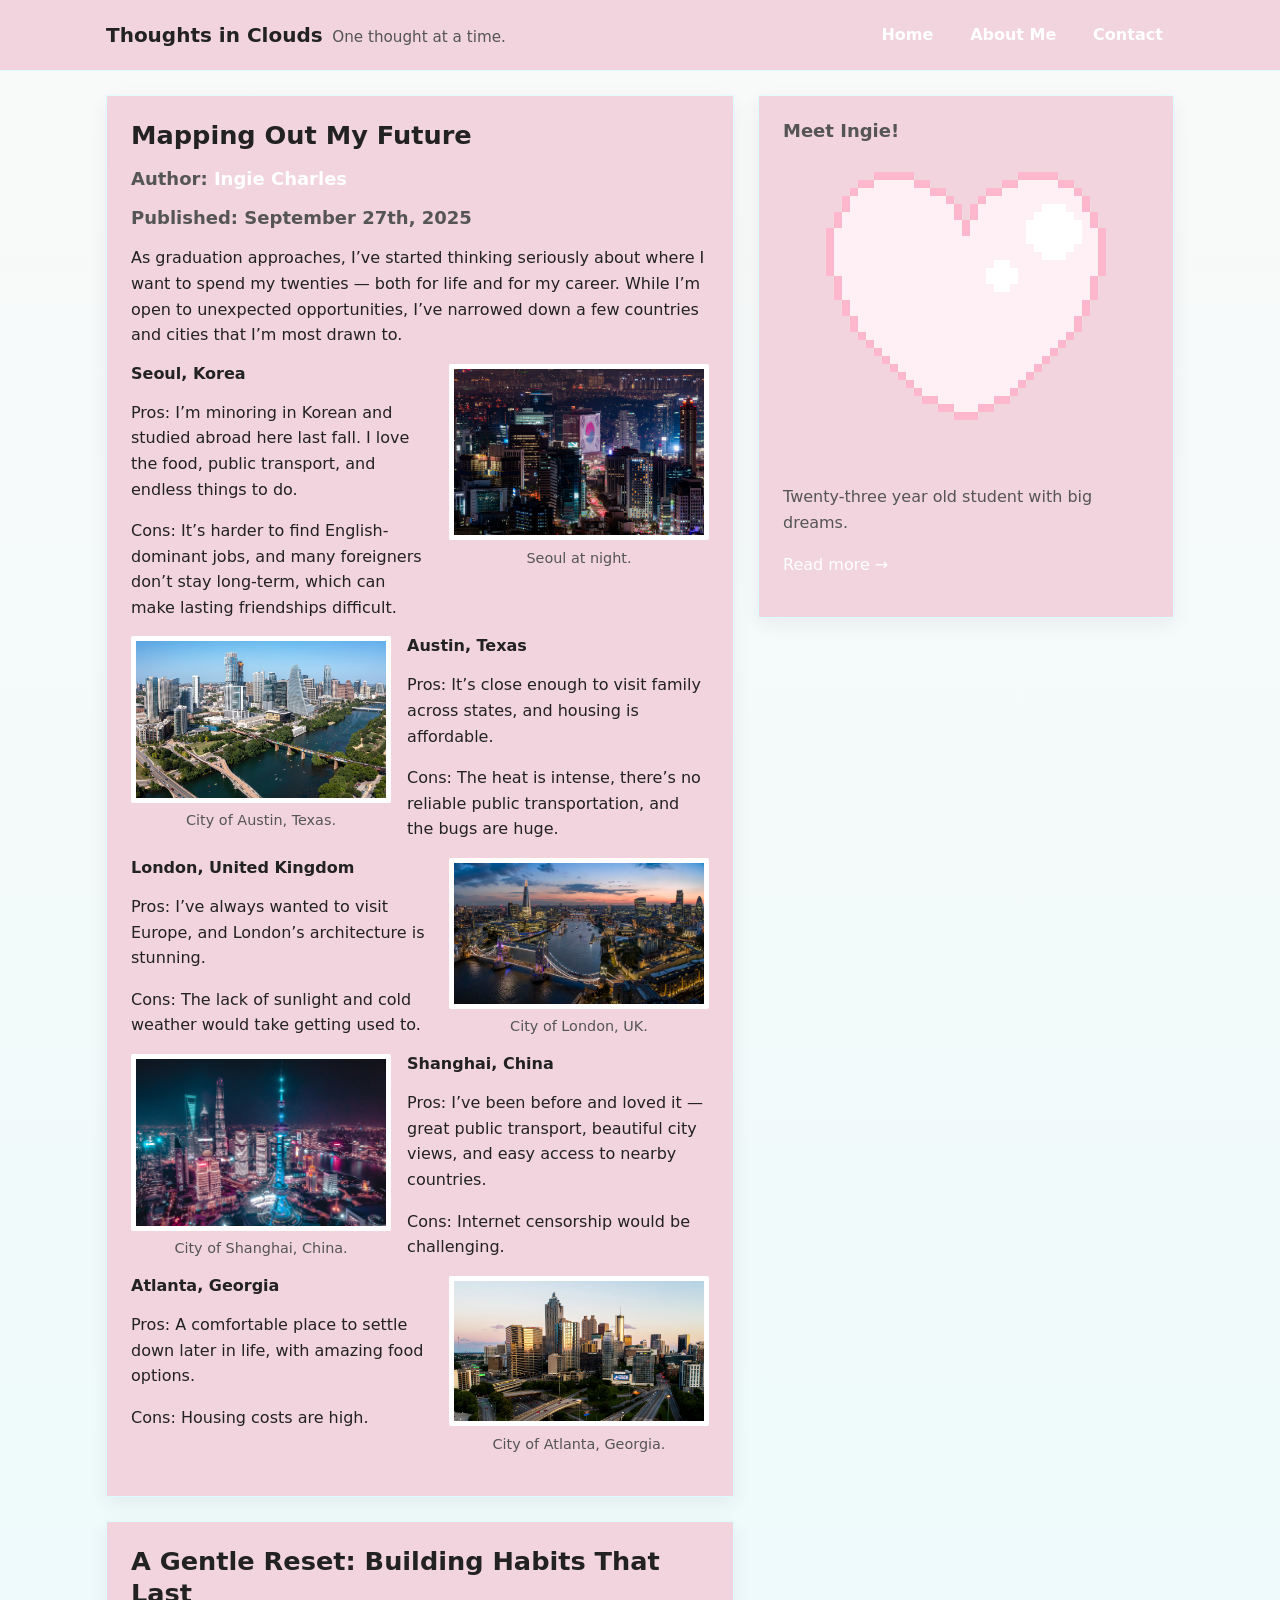
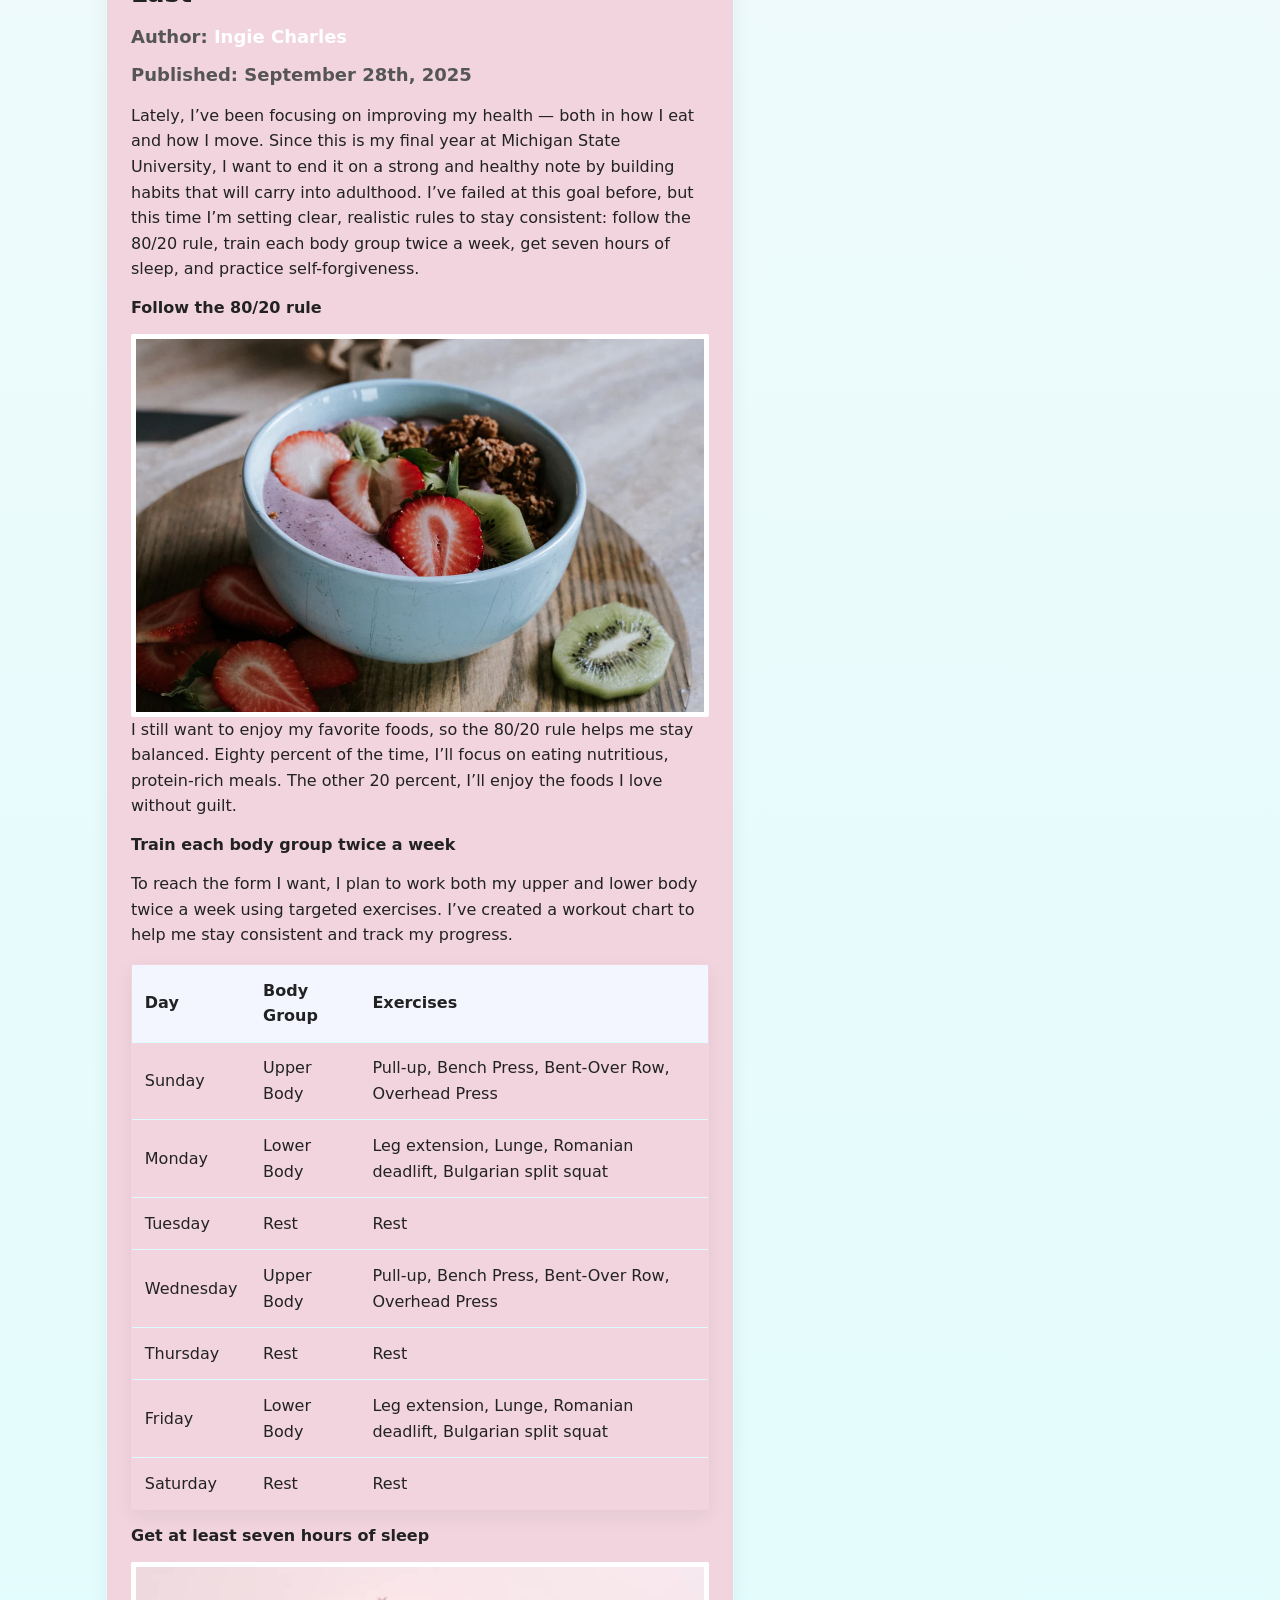
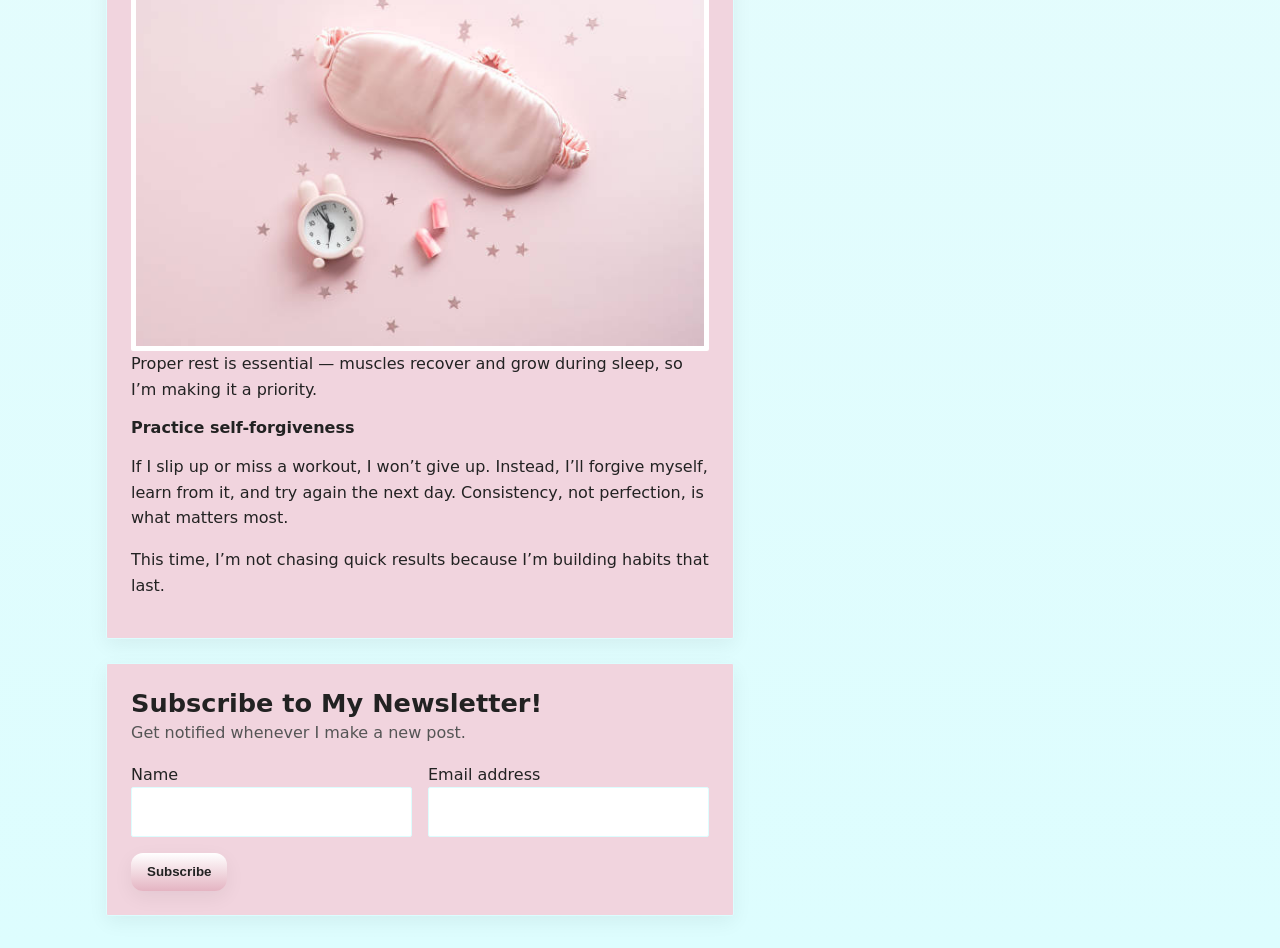
<file: index.html>
<!DOCTYPE html>
<html lang="en">
<head>
  <meta charset="UTF-8">
  <title>Thoughts in Clouds</title>
  <meta name="description" content="Personal Blog">
  <meta name="keywords" content="HTML">
  <meta name="author" content="Ingie Charles">
  <meta name="viewport" content="width=device-width, initial-scale=1.0">
  <link rel="stylesheet" type="text/css" href="style.css">
</head>
<body>
  <!-- Sticky Header -->
  <header id="site-header">
    <div class="navbar">
      <div class="brand">
        <div class="brand__title">Thoughts in Clouds</div>
        <div class="brand__tagline">One thought at a time.</div>
      </div>
      <ul class="nav">
        <li><a href="index.html">Home</a></li>
        <li><a href="about.html">About Me</a></li>
        <li><a href="contact.html">Contact</a></li>
      </ul>
    </div>
  </header>

  <main class="wrapper layout two-col">
    <section class="content">
      <!-- Blog Post 1 -->
      <article class="post clearfix">
        <h2>Mapping Out My Future</h2>
        <h3>Author: <a rel="author" href="about.html">Ingie Charles</a></h3>
        <h3>Published: <time datetime="2025-09-27 16:00" title="September 27th, 2025">September 27th, 2025</time></h3>
        <p>As graduation approaches, I’ve started thinking seriously about where I want to spend my twenties — both for life and for my career. While I’m open to unexpected opportunities, I’ve narrowed down a few countries and cities that I’m most drawn to.</p>

        <figure class="float-right">
          <img src="Korea Photo.jpeg" alt="Photo of Seoul, Korea">
          <figcaption>Seoul at night.</figcaption>
        </figure>

        <h4>Seoul, Korea</h4>
        <p>Pros: I’m minoring in Korean and studied abroad here last fall. I love the food, public transport, and endless things to do.</p>
        <p>Cons: It’s harder to find English-dominant jobs, and many foreigners don’t stay long-term, which can make lasting friendships difficult.</p>

        <figure class="float-left">
          <img src="Austin photo.webp" alt="City of Austin, Texas">
          <figcaption>City of Austin, Texas.</figcaption>
        </figure>

        <h4>Austin, Texas</h4>
        <p>Pros: It’s close enough to visit family across states, and housing is affordable.</p>
        <p>Cons: The heat is intense, there’s no reliable public transportation, and the bugs are huge.</p>

        <figure class="float-right">
          <img src="London photo.jpeg" alt="City of London, UK">
          <figcaption>City of London, UK.</figcaption>
        </figure>

        <h4>London, United Kingdom</h4>
        <p>Pros: I’ve always wanted to visit Europe, and London’s architecture is stunning.</p>
        <p>Cons: The lack of sunlight and cold weather would take getting used to.</p>

        <figure class="float-left">
          <img src="Shanghai photo.jpg" alt="City of Shanghai, China">
          <figcaption>City of Shanghai, China.</figcaption>
        </figure>

        <h4>Shanghai, China</h4>
        <p>Pros: I’ve been before and loved it — great public transport, beautiful city views, and easy access to nearby countries.</p>
        <p>Cons: Internet censorship would be challenging.</p>

        <figure class="float-right">
          <img src="Atlanta photo.webp" alt="City of Atlanta, Georgia">
          <figcaption>City of Atlanta, Georgia.</figcaption>
        </figure>

        <h4>Atlanta, Georgia</h4>
        <p>Pros: A comfortable place to settle down later in life, with amazing food options.</p>
        <p>Cons: Housing costs are high.</p>
      </article>

      <!-- Blog Post 2 -->
      <article class="post">
        <h2>A Gentle Reset: Building Habits That Last</h2>
        <h3>Author: <a rel="author" href="about.html">Ingie Charles</a></h3>
        <h3>Published: <time datetime="2025-09-28 12:00" title="September 28th, 2025">September 28th, 2025</time></h3>
        <p>Lately, I’ve been focusing on improving my health — both in how I eat and how I move. Since this is my final year at Michigan State University, I want to end it on a strong and healthy note by building habits that will carry into adulthood. I’ve failed at this goal before, but this time I’m setting clear, realistic rules to stay consistent: follow the 80/20 rule, train each body group twice a week, get seven hours of sleep, and practice self-forgiveness.</p>

        <h4>Follow the 80/20 rule</h4>
        <img src="Fruit bowl photo.webp" alt="Photo of fruit bowl.">
        <p>I still want to enjoy my favorite foods, so the 80/20 rule helps me stay balanced. Eighty percent of the time, I’ll focus on eating nutritious, protein-rich meals. The other 20 percent, I’ll enjoy the foods I love without guilt.</p>

        <h4>Train each body group twice a week</h4>
        <p>To reach the form I want, I plan to work both my upper and lower body twice a week using targeted exercises. I’ve created a workout chart to help me stay consistent and track my progress.</p>

        <table>
          <tr>
            <th>Day</th>
            <th>Body Group</th>
            <th>Exercises</th>
          </tr>
          <tr>
            <td>Sunday</td>
            <td>Upper Body</td>
            <td>Pull-up, Bench Press, Bent-Over Row, Overhead Press</td>
          </tr>
          <tr>
            <td>Monday</td>
            <td>Lower Body</td>
            <td>Leg extension, Lunge, Romanian deadlift, Bulgarian split squat</td>
          </tr>
          <tr>
            <td>Tuesday</td>
            <td>Rest</td>
            <td>Rest</td>
          </tr>
          <tr>
            <td>Wednesday</td>
            <td>Upper Body</td>
            <td>Pull-up, Bench Press, Bent-Over Row, Overhead Press</td>
          </tr>
          <tr>
            <td>Thursday</td>
            <td>Rest</td>
            <td>Rest</td>
          </tr>
          <tr>
            <td>Friday</td>
            <td>Lower Body</td>
            <td>Leg extension, Lunge, Romanian deadlift, Bulgarian split squat</td>
          </tr>
          <tr>
            <td>Saturday</td>
            <td>Rest</td>
            <td>Rest</td>
          </tr>
        </table>

        <h4>Get at least seven hours of sleep</h4>
        <img src="Sleeping mask photo.jpg" alt="Sleeping mask">
        <p>Proper rest is essential — muscles recover and grow during sleep, so I’m making it a priority.</p>

        <h4>Practice self-forgiveness</h4>
        <p>If I slip up or miss a workout, I won’t give up. Instead, I’ll forgive myself, learn from it, and try again the next day. Consistency, not perfection, is what matters most.</p>
        <p>This time, I’m not chasing quick results because I’m building habits that last.</p>
      </article>

      <!-- Newsletter -->
      <section class="newsletter panel">
        <h2 class="m-0">Subscribe to My Newsletter!</h2>
        <p class="text-muted">Get notified whenever I make a new post.</p>
        <form class="form-grid" aria-label="Subscribe to newsletter">
          <div class="form-field">
            <label for="nl-name">Name</label>
            <input id="nl-name" type="text" name="name" required>
          </div>
          <div class="form-field">
            <label for="nl-email">Email address</label>
            <input id="nl-email" type="email" name="mail" required>
          </div>
          <div class="form-actions">
            <input type="submit" value="Subscribe">
          </div>
        </form>
      </section>
    </section>

    <aside class="sidebar">
      <div class="panel">
        <h3 class="m-0">Meet Ingie!</h3>
        <img src="Heart gif.gif" alt="Sleeping mask">
        <p class="text-muted">Twenty-three year old student with big dreams.</p>
        <p class="mb-0"><a href="about.html">Read more →</a></p>
      </div>
    </aside>
  </main>
</body>
</html>
</file>
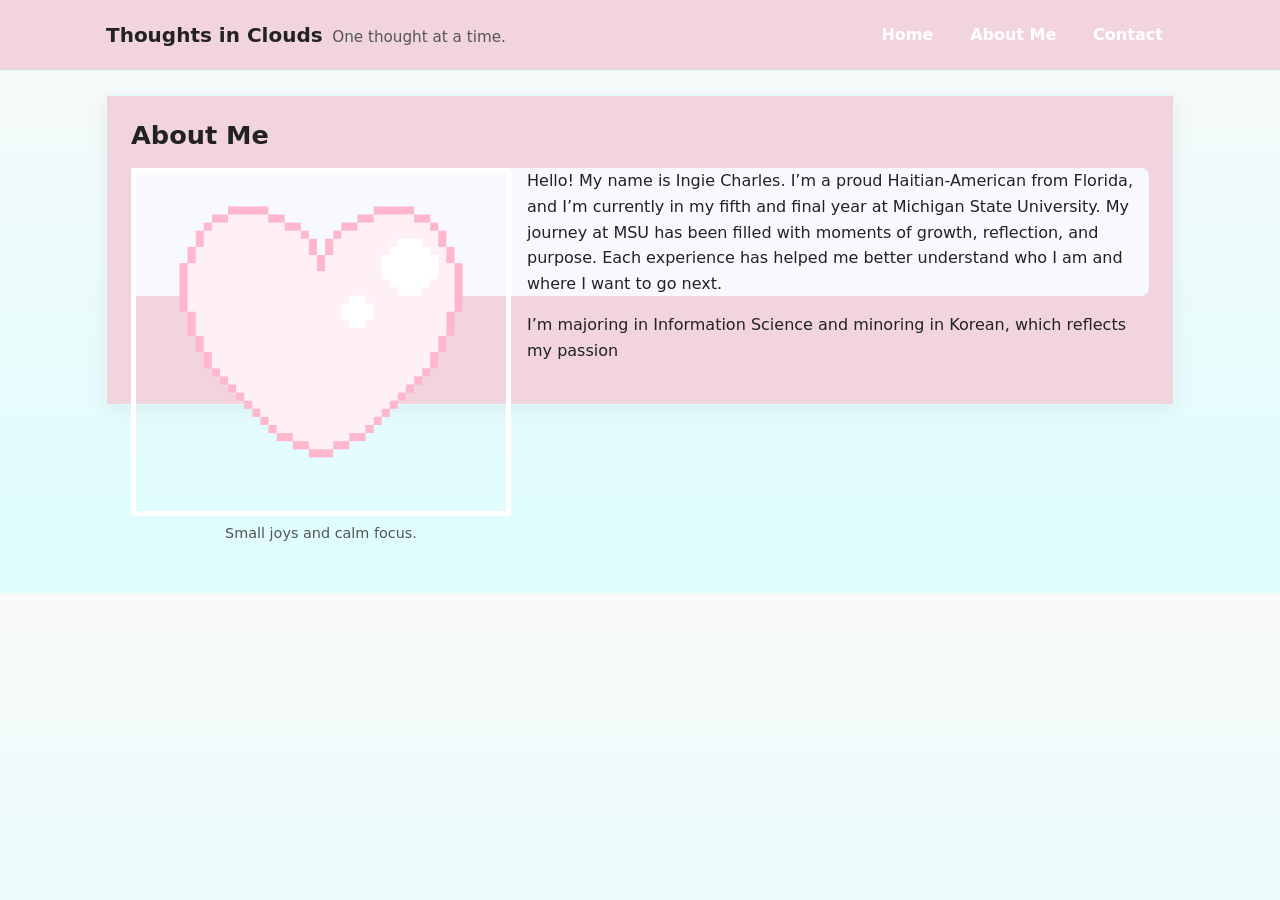
<file: about.html>
<!DOCTYPE html>
<html lang="en">
<head>
  <meta charset="UTF-8">
  <title>Thoughts in Clouds</title>
  <meta name="description" content="Personal Blog">
  <meta name="keywords" content="HTML">
  <meta name="author" content="Ingie Charles">
  <meta name="viewport" content="width=device-width, initial-scale=1.0">
  <link rel="stylesheet" type="text/css" href="style.css">
</head>
<body>
  <!-- Sticky Header -->
  <header id="site-header">
    <div class="navbar">
      <div class="brand">
        <div class="brand__title">Thoughts in Clouds</div>
        <div class="brand__tagline">One thought at a time.</div>
      </div>
      <ul class="nav">
        <li><a href="index.html">Home</a></li>
        <li><a href="about.html">About Me</a></li>
        <li><a href="contact.html">Contact</a></li>
      </ul>
    </div>
  </header>

  <main class="wrapper layout two-col">
    <section class="content">
      <article class="post">
        <h2>About Me</h2>

        <figure class="float-left">
          <img src="Heart gif.gif" alt="Gif of heart">
          <figcaption>Small joys and calm focus.</figcaption>
        </figure>

        <p id="about-callout">Hello! My name is Ingie Charles. I’m a proud Haitian-American from Florida, and I’m currently in my fifth and final year at Michigan State University. My journey at MSU has been filled with moments of growth, reflection, and purpose. Each experience has helped me better understand who I am and where I want to go next.</p>
        <p>I’m majoring in Information Science and minoring in Korean, which reflects my passion
</file>
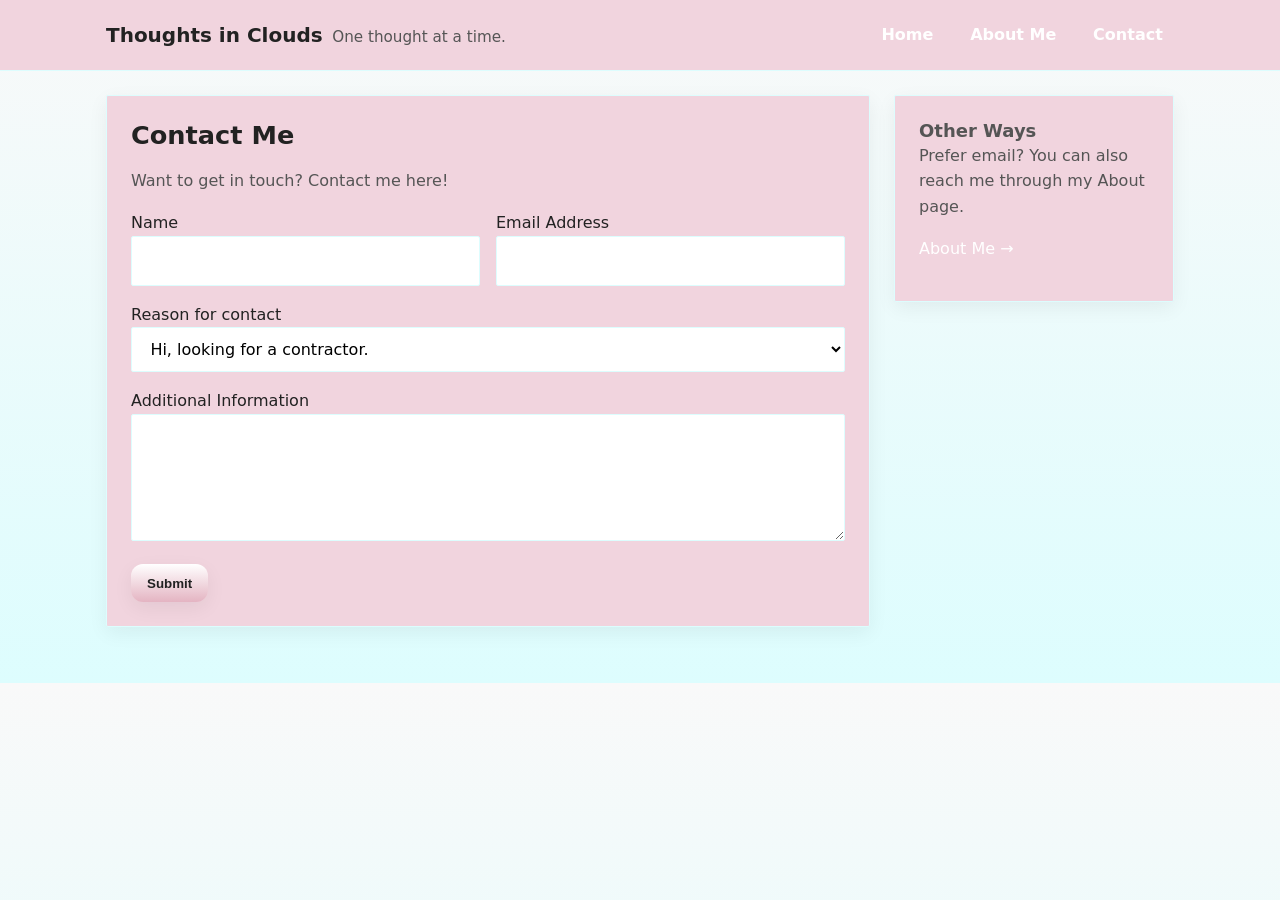
<file: contact.html>
<!DOCTYPE html>
<html lang="en">
<head>
  <meta charset="UTF-8">
  <title>Thoughts in Clouds</title>
  <meta name="description" content="Personal Blog">
  <meta name="keywords" content="HTML">
  <meta name="author" content="Ingie Charles">
  <meta name="viewport" content="width=device-width, initial-scale=1.0">
  <link rel="stylesheet" type="text/css" href="style.css">
</head>
<body>
  <!-- Sticky Header -->
  <header id="site-header">
    <div class="navbar">
      <div class="brand">
        <div class="brand__title">Thoughts in Clouds</div>
        <div class="brand__tagline">One thought at a time.</div>
      </div>
      <ul class="nav">
        <li><a href="index.html">Home</a></li>
        <li><a href="about.html">About Me</a></li>
        <li><a href="contact.html">Contact</a></li>
      </ul>
    </div>
  </header>

  <main class="wrapper layout two-col">
    <section class="content">
      <article class="post">
        <h2>Contact Me</h2>
        <p class="text-muted">Want to get in touch? Contact me here!</p>

        <!-- Multi-column Flexbox form -->
        <form name="contact" method="POST" action="/contact/success" data-netlify="true" class="form-grid" aria-label="Contact form">
          <div class="form-field">
            <label for="c-name">Name</label>
            <input id="c-name" type="text" name="name" required>
          </div>
          <div class="form-field">
            <label for="c-email">Email Address</label>
            <input id="c-email" type="email" name="mail" required>
          </div>
          <div class="form-field">
            <label for="c-reason">Reason for contact</label>
            <select id="c-reason" name="contact">
              <option value="contractor">Hi, looking for a contractor.</option>
              <option value="interview">Hi, interested in an interview.</option>
            </select>
          </div>
          <div class="form-field" style="display:none">
            <!-- Honeypot field for spam prevention -->
            <label for="website">Website</label>
            <input id="website" type="text" name="website">
          </div>
          <div class="form-field" style="flex-basis: 100%">
            <label for="c-more">Additional Information</label>
            <textarea id="c-more" name="more-info" rows="4"></textarea>
          </div>
          <div class="form-actions">
            <input type="submit" value="Submit">
          </div>
        </form>
      </article>
    </section>

    <aside class="sidebar">
      <div class="panel">
        <h3 class="m-0">Other Ways</h3>
        <p class="text-muted">Prefer email? You can also reach me through my About page.</p>
        <p class="mb-0"><a href="about.html">About Me →</a></p>
      </div>
    </aside>
  </main>
</body>
</html>
</file>
<file: style.css>
*,
*::before,
*::after {
  box-sizing: border-box;
}

:root {
  --bg: #f9f9f9;     
  --panel: #f1d4de;   
  --text: #222;       
  --muted: #555;      
  --brand:#ffffff;   
  --brand-2: #E4B4C2; 
  --border: #DDFDFE;  
  --radius: 2px;
  --space-1: 0.5rem;
  --space-2: 1rem;
  --space-3: 1.5rem;
  --space-4: 2rem;
  --maxw: 1100px;
  --shadow: 0 6px 20px rgba(0,0,0,0.06);
  --font-sans: system-ui, -apple-system, Segoe UI, Roboto, Helvetica, Arial, "Apple Color Emoji", "Segoe UI Emoji";
}

html {
  font-size: 16px;
}

body {
  margin: 0;
  font-family: var(--font-sans);
  color: var(--text);
  background: linear-gradient(180deg, var(--bg) 0%, #DDFDFE 100%);
  line-height: 1.6;
}

/* Typography */

h1, h2, h3, h4 {
  margin: 0 0 var(--space-2);
  line-height: 1.25;
}

h1 {
  font-size: 2.25rem;
  letter-spacing: -0.02em;
}

h2 { font-size: 1.6rem; }
h3 { font-size: 1.125rem; color: var(--muted); }
p { margin: 0 0 var(--space-2); }

a {
  color: var(--brand);
  text-decoration: none;
}
a:hover { text-decoration: underline; }

/* Attribute selector example #1: external links */
a[href^="http"]:not([href*="thoughts"])::after {
  content: "↗";
  margin-left: 0.25rem;
  font-size: 0.85em;
}

/* Attribute selector example #2: inputs by type */
input[type="text"],
input[type="email"],
select,
textarea {
  width: 100%;
  padding: 0.7rem 0.9rem;
  border: 1px solid var(--border);
  border-radius: 2px; /* Changed */
  background: #fff;
  font: inherit;
}

/* Layout */
.wrapper {
  max-width: var(--maxw);
  margin: 0 auto;
  padding: 0 var(--space-2) var(--space-4);
}

/* Sticky header */
#site-header {
  position: sticky;
  top: 0;
  z-index: 100;
  backdrop-filter: blur(12px);
  background: #f1d4de;
  border-bottom: 1px solid var(--border);
}

.navbar {
  display: flex;
  align-items: center;
  justify-content: space-between;
  gap: var(--space-2);
  max-width: var(--maxw);
  margin: 0 auto;
  padding: var(--space-2);
}

.brand {
  display: flex;
  align-items: baseline;
  gap: 0.6rem;
}

.brand__title {
  font-weight: 800;
  font-size: 1.25rem;
}

.brand__tagline {
  color: var(--muted);
  font-size: 0.95rem;
}

.nav {
  list-style: none;
  display: flex;
  gap: 0.9rem;
  padding: 0;
  margin: 0;
}

.nav a {
  display: inline-block;
  padding: 0.4rem 0.7rem;
  border-radius: 999px;
  font-weight: 800;
}
.nav a:hover {
  background: var(--brand-2);
  color: #fff;
  text-decoration: none;
}

/* Two-column Flexbox layout (global) */
.layout.two-col {
  display: flex;
  gap: var(--space-3);
  align-items: flex-start;
  margin-top: var(--space-3);
}

.content {
  flex: 1 1 700px;
  min-width: 0;
}

.sidebar {
  flex: 0 1 280px;
  position: sticky;
  top: 72px;
  align-self: flex-start;
}

.panel {
  background: var(--panel);
  border: 1px solid var(--border);
  border-radius: var(--radius);
  padding: var(--space-3);
  box-shadow: var(--shadow);
}

/* Cards / Articles */
.post {
  padding: var(--space-3);
  border: 1px solid var(--border);
  border-radius: var(--radius);
  background: var(--panel);
  box-shadow: var(--shadow);
  margin-bottom: var(--space-3);
}

.post img {
  width: 100%;
  height: auto;
  border-radius: 2px;
  display: block;
  border: 5px solid #FFFFFF;
}

/* Figure with floated image + caption */
figure.float-right {
  float: right;
  width: min(45%, 380px);
  margin: 0 0 var(--space-2) var(--space-2);
}
figure.float-left {
  float: left;
  width: min(45%, 380px);
  margin: 0 var(--space-2) var(--space-2) 0;
}
figcaption {
  font-size: 0.9rem;
  color: var(--muted);
  margin-top: 0.4rem;
  text-align: center;
}

/* Clear floats after sections */
.clearfix::after {
  content: "";
  display: table;
  clear: both;
}

/* Tables */
table {
  width: 100%;
  border-collapse: collapse;
  background: var(--panel);
  border: 1px solid var(--border);
  border-radius: var(--radius);
  overflow: hidden;
  box-shadow: var(--shadow);
  margin: var(--space-2) 0;
}
th, td {
  padding: 0.8rem;
  border-bottom: 1px solid var(--border);
  text-align: left;
}
th { background: #f4f6ff; }
tr:last-child td { border-bottom: none; }

/* Forms: multi-column layout using Flexbox */
.form-grid {
  display: flex;
  flex-wrap: wrap;
  gap: var(--space-2);
}

.form-grid .form-field {
  flex: 1 1 280px;
  min-width: 220px;
}

.form-actions {
  display: flex;
  gap: var(--space-2);
  align-items: center;
}

button,
input[type="submit"] {
  appearance: none;
  border: none;
  border-radius: 12px;
  padding: 0.7rem 1rem;
  background: linear-gradient(180deg, var(--brand), var(--brand-2));
  color: #222;
  font-weight: 600;
  cursor: pointer;
  box-shadow: var(--shadow);
}
button:hover,
input[type="submit"]:hover {
  filter: brightness(0.95);
}

/* Newsletter block */
.newsletter {
  margin-top: var(--space-3);
}

/* Utilities */
.m-0 { margin: 0 !important; }
.mt-2 { margin-top: var(--space-2) !important; }
.mt-3 { margin-top: var(--space-3) !important; }
.mb-2 { margin-bottom: var(--space-2) !important; }
.mb-3 { margin-bottom: var(--space-3) !important; }
.text-muted { color: var(--muted); }

/* ID selector for a callout */
#about-callout {
  border-left: 4px solid var(--brand);
  padding-left: var(--space-2);
  background: #f7f9ff;
  border-radius: 8px;
}

/* Responsive tweaks */
@media (max-width: 900px) {
  .layout.two-col {
    flex-direction: column;
  }
  .sidebar {
    position: static;
    order: -1;
  }
  figure.float-left,
  figure.float-right {
    float: none;
    width: 100%;
    margin: 0 0 var(--space-2) 0;
  }

  /* Newly added */

  @media screen and (min-width: 576px) {
  header {
    background: #F9DC5C;
    color: #011936;
  }
}

@media screen and (min-width: 768px) {
  header {
    background: #C2EABD;
  }
}

@media screen and (min-width: 992px) {
  header {
    background: #011936;
    color: #C2EABD;
  }
}

@media screen and (min-width: 1200px) {
  header {
    background: #465362;
  }
}

}
</file>
